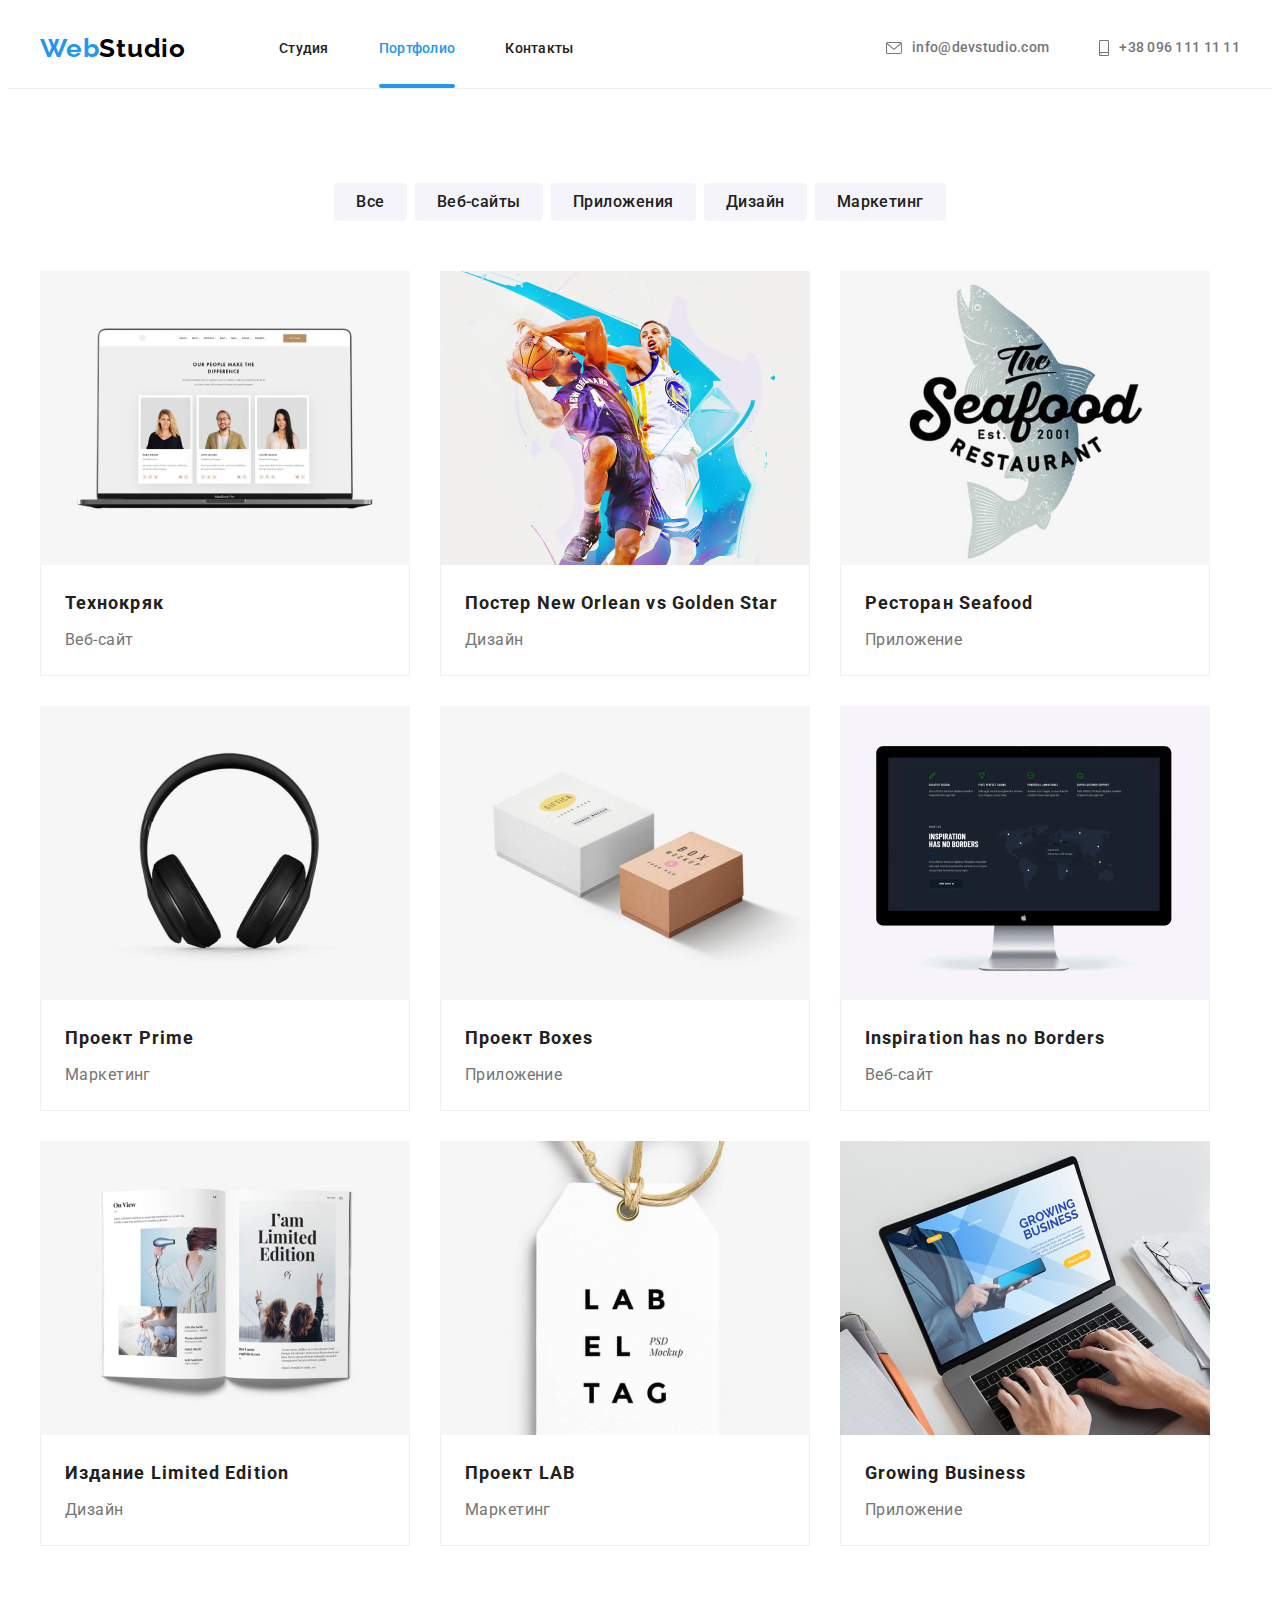
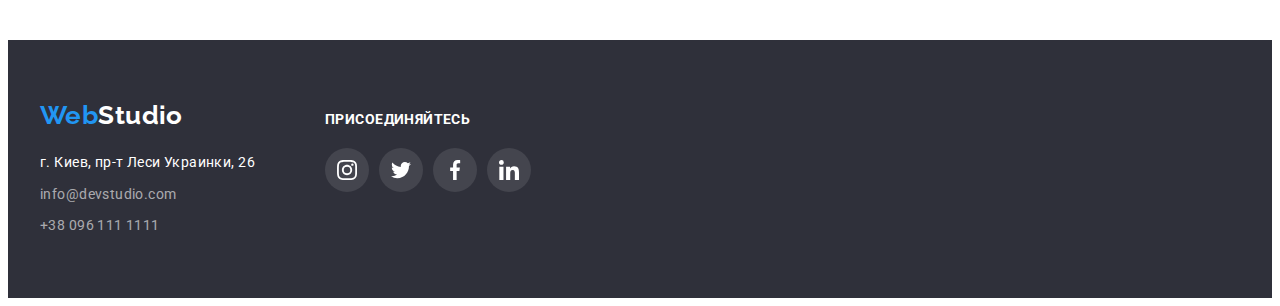
<file: portfolio.html>
<!DOCTYPE html>
<html lang="ru">

<head>
    <meta charset="UTF-8">
    <meta http-equiv="X-UA-Compatible" content="IE=edge">
    <meta name="viewport" content="width=device-width, initial-scale=1.0">
    <title>Document</title>
    <link rel="preconnect" href="https://fonts.googleapis.com">
    <link rel="preconnect" href="https://fonts.gstatic.com" crossorigin>
    <link
        href="https://fonts.googleapis.com/css2?family=Raleway:wght@700&family=Roboto:wght@400;500;700;900&display=swap"
        rel="stylesheet">
    <link rel="stylesheet" href="https://cdnjs.cloudflare.com/ajax/libs/modern-normalize/1.1.0/modern-normalize.min.css"
        integrity="sha512-wpPYUAdjBVSE4KJnH1VR1HeZfpl1ub8YT/NKx4PuQ5NmX2tKuGu6U/JRp5y+Y8XG2tV+wKQpNHVUX03MfMFn9Q=="
        crossorigin="anonymous" referrerpolicy="no-referrer" />
    <link rel="stylesheet" href="./css/styles.css">
</head>

<body>
    <header class="header">
        <div class="conteiner">
            <nav class="header-nav">
                <a class="header-logo link" href="./index.html"><span class="logo-cl">Web</span>Studio</a>
                <ul class="header-list list">
                    <li class="header-item"><a class="header-link link" href="./index.html">Студия</a></li>
                    <li class="header-item"><a class="header-link link accent" href="./portfolio.html">Портфолио</a>
                    </li>
                    <li class="header-item"><a class="header-link link" href="#address">Контакты</a></li>
                </ul>


                <ul class="header-list-contact list">
                    <li class="header-item"><a class="header-link-contact link" href="mailto:info@devstudio.com">
                            <svg class="header-icons" width="16" height="12">
                                <use href="./images/icons/sprite.svg#icon-mail"></use>
                            </svg>info@devstudio.com</a></li>
                    <li class="header-item"><a class="header-link-contact link" href="tel:+380961111111">
                            <svg class="header-icons" width="10" height="16">
                                <use href="./images/icons/sprite.svg#icon-smartphone"></use>
                            </svg>+38 096 111 11 11</a>
                    </li>
                </ul>
            </nav>
        </div>
    </header>
    <main>
        <!--услуги-->
        <section class="potrtfolio section">
            <div class="conteiner">
                <h1 class="visually-hidden">спиcок услуг</h1>
                <ul class="servise-list list">
                    <li class="servise-item"><button class="servise-bt" type="button">Все</button></li>
                    <li class="servise-item"><button class="servise-bt" type="button">Веб-сайты</button></li>
                    <li class="servise-item"><button class="servise-bt" type="button">Приложения</button></li>
                    <li class="servise-item"><button class="servise-bt" type="button">Дизайн</button></li>
                    <li class="servise-item"><button class="servise-bt" type="button">Маркетинг</button></li>
                </ul>

                <!--проекты-->
                <ul class="projects-list list">
                    <li class="projects-item">
                        <a class="projects-link link" href="#">
                            <img src="./images/project/project1.jpg" alt="Технокряк" width="370" height="294">
                            <div class="project-box">
                                <h2 class="projects-title">Технокряк</h2>
                                <p class="projects-text">Веб-сайт</p>
                            </div>
                        </a>

                    </li>
                    <li class="projects-item">
                        <a class="projects-link link" href="#"><img src="./images/project/project2.jpg"
                                alt="Постер New Orlean vs Golden Star" width="370" height="294">
                            <div class="project-box">
                                <h2 class="projects-title">Постер New Orlean vs Golden Star</h2>
                                <p class="projects-text">Дизайн</p>
                            </div>
                        </a>

                    </li>
                    <li class="projects-item">
                        <a class="projects-link link" href="#">
                            <img src="./images/project/project3.jpg" alt="Ресторан Seafood" width="370" height="294">
                            <div class="project-box">
                                <h2 class="projects-title">Ресторан Seafood</h2>
                                <p class="projects-text">Приложение</p>
                            </div>
                        </a>
                    </li>
                    <li class="projects-item">

                        <a class="projects-link link" href="#">
                            <img src="./images/project/project4.jpg" alt="Проект Prime" width="370" height="294">
                            <div class="project-box">
                                <h2 class="projects-title" lang="en">Проект Prime</h2>
                                <p class="projects-text">Маркетинг</p>
                            </div>
                        </a>
                    </li>
                    <li class="projects-item">

                        <a class="projects-link link" href="#">
                            <img src="./images/project/project5.jpg" alt="Проект Boxes" width="370" height="294">
                            <div class="project-box">
                                <h2 class="projects-title">Проект Boxes</h2>
                                <p class="projects-text">Приложение</p>
                            </div>
                        </a>
                    </li>
                    <li class="projects-item">

                        <a class="projects-link link" href="#">
                            <img src="./images/project/project6.jpg" alt="Inspiration has no Borders" width="370"
                                height="294">
                            <div class="project-box">
                                <h2 class="projects-title" lang="en">Inspiration has no Borders</h2>
                                <p class="projects-text">Веб-сайт</p>
                            </div>
                        </a>
                    </li>
                    <li class="projects-item">

                        <a class="projects-link link" href="#">
                            <img src="./images/project/project7.jpg" alt="Издание Limited Edition" width="370"
                                height="294">
                            <div class="project-box">
                                <h2 class="projects-title">Издание Limited Edition</h2>
                                <p class="projects-text">Дизайн</p>
                            </div>
                        </a>
                    </li>
                    <li class="projects-item">
                        <a class="projects-link link" href="#">
                            <img src="./images/project/project8.jpg" alt="Проект LAB" width="370" height="294">
                            <div class="project-box">
                                <h2 class="projects-title">Проект LAB</h2>
                                <p class="projects-text">Маркетинг</p>
                            </div>
                        </a>
                    </li>
                    <li class="projects-item">
                        <a class="projects-link link" href="">
                            <img src="./images/project/project9.jpg" alt="Growing Business" width="370" height="294">
                            <div class="project-box">
                                <h2 class="projects-title" lang="en">Growing Business</h2>
                                <p class="projects-text">Приложение</p>
                            </div>
                        </a>
                    </li>
                </ul>
            </div>
        </section>
    </main>
    <footer class="footer">
        <div class="footer-box conteiner">
            <div class="footer-box-adress">
                <a class="footer-logo link" href="./index.html"><span class="logo-cl">Web</span>Studio</a>
                <address class="footer-address">
                    <ul class="footer-list list">
                        <li class="footer-item">
                            <a class="footer-link link" href="https://bit.ly/3pXMvUd" target="_blank"
                                rel="noopener noreferrer">г. Киев, пр-т Леси Украинки, 26</a>
                        </li>
                        <li class="footer-item"><a class="footer-link-contact link"
                                href="mailto:info@devstudio.com">info@devstudio.com</a>
                        </li>
                        <li class="footer-item">
                            <a class="footer-link-contact link" href="tel:+380961111111">+38 096 111
                                1111</a>
                        </li>
                    </ul>
                </address>
            </div>
            <div class="footer-box-social">
                <p class="footer-text">присоединяйтесь</p>
                <ul class="footer-social-list list">
                    <li class="footer-item-social"><a class="footer-social-link link" href="#" aria-label="twitter">
                            <svg class="footer-social-icons" width="20px" height="20px">
                                <use href="./images/icons/sprite.svg#icon-instagram"></use>
                            </svg>
                        </a></li>
                    <li class="footer-item-social"><a class="footer-social-link link" href="#" aria-label="twitter">
                            <svg class="footer-social-icons" width="20px" height="20px">
                                <use href="./images/icons/sprite.svg#icon-twitter"></use>
                            </svg>
                        </a></li>
                    <li class="footer-item-social"><a class="footer-social-link link" href="#" aria-label="twitter">
                            <svg class="footer-social-icons" width="20px" height="20px">
                                <use href="./images/icons/sprite.svg#icon-facebook"></use>
                            </svg>
                        </a></li>
                    <li class="footer-item-social"><a class="footer-social-link link" href="#" aria-label="twitter">
                            <svg class="footer-social-icons" width="20px" height="20px">
                                <use href="./images/icons/sprite.svg#icon-linkedin"></use>
                            </svg>
                        </a></li>
                </ul>
            </div>
        </div>
    </footer>
</body>

</html>
</file>
<file: css/styles.css>
:root {
    --font-roboto: 'Roboto', sans-serif;
    --text-black-cl: #212121;
    --text-white-cl: #FFFFFF;
    --bt-nav-cl: #2196F3;
    --paragraf-color: #757575;
    --background-cl-body: #FFFFFF;
    --logo-cl: #2196F3;
    --logo-secondary-cl: #000000;
    --hero-background-cl: #2F303A;
    --bt-cl: #2196F3;
    --bt-cl-secondary: #188CE8;
    --team-background-cl: #F5F4FA;
    --footer-link-cl: rgba(255, 255, 255, 0.6);
    --border-line: #EEEEEE;
    --header-line: #ECECEC;
    --social-cl: #AFB1B8;

}

body {
    font-family: 'Roboto', sans-serif;
    color: var(--text-black-cl);
    background-color: var(--background-cl-body);
    font-size: 14px;
    letter-spacing: 0.03em;
}

.list {
    list-style: none;
    padding: 0px;
    margin: 0px;
}

.link {
    text-decoration: none;
}

.visually-hidden {
    position: absolute;
    width: 1px;
    height: 1px;
    margin: -1px;
    border: 0;
    padding: 0;

    white-space: nowrap;
    clip-path: inset(100%);
    clip: rect(0 0 0 0);
    overflow: hidden;
}

address {
    font-style: normal;
}

.conteiner {
    width: 1200px;
    margin: 0 auto;
    padding: 0 15px;
}

.section {
    padding-top: 94px;
    padding-bottom: 94px;
}

h1,
h2,
h3,
h4,
h5,
h6,
p {
    padding: 0px;
    margin: 0px;
}

img {
    display: block;
    max-width: 100%;
    height: auto;
}



/*
============================
        nav
============================
 */
.header-link:hover,
.header-link:focus,
.header-icons:hover,
.header-icons:focus,
.header-link-contact:hover,
.header-link-contact:focus,
.footer-link-contact:hover,
.footer-link-contact:focus,
.footer-link:hover,
.footer-link:focus {
    color: var(--bt-nav-cl);

}

/*
============================
        Header
============================
 */
.header {
    border-bottom: 1px solid var(--header-line);
}

.header-nav {
    display: flex;
    align-items: center;
}

.header-logo {
    font-family: 'Raleway';
    font-weight: 700;
    font-size: 26px;
    line-height: 1.19;
    letter-spacing: 0.03em;
    color: var(--logo-secondary-cl);

    padding-top: 24px;
    padding-bottom: 24px;
}

.logo-cl {
    color: var(--logo-cl)
}

.header-list {
    display: flex;
    margin-left: 93px;

}

.header-list-contact {
    display: flex;
    margin-left: auto;
}

.header-item {
    margin-right: 50px;
}

.header-item:last-child {
    margin-right: 0;
}

.header-item-contact {
    margin-right: 30px;
}

.header-item-contact:last-child {
    margin-right: 0;
}

.header-link {
    position: relative;
}

.header-link.accent::after {
    position: absolute;
    content: '';
    display: block;
    width: 100%;
    height: 4px;
    border-radius: 2px;
    background-color: var(--bt-nav-cl);
    bottom: 0px;
}

.header-link,
.header-link-contact {
    font-weight: 500;
    line-height: 1.14;
    letter-spacing: 0.02em;
    color: var(--black-cl);
    padding-top: 32px;
    padding-bottom: 32px;
}

.header-link-contact {
    display: flex;
    justify-content: center;
    align-items: center;
    color: var(--paragraf-color);
    fill: currentColor;
}

.header-icons {
    margin-right: 10px;
}

.accent {
    color: var(--bt-nav-cl);
}

/*
============================
Модульное окно
============================
 */
.backdrop {
    position: fixed;
    top: 0;
    left: 0;
    width: 100%;
    height: 100%;
    background-color: rgba(0, 0, 0, 0.2);
    ;

}

.modal-wrapper {
    position: absolute;
    top: 50%;
    left: 50%;
    transform: translate(-50%, -50%);
    width: 528px;
    height: 581px;
    background-color: var(--background-cl-body);
    box-shadow: 0px 1px 3px rgba(0, 0, 0, 0.12), 0px 1px 1px rgba(0, 0, 0, 0.14), 0px 2px 1px rgba(0, 0, 0, 0.2);
    border-radius: 4px;
}

.modal-btn {
    position: absolute;
    top: 10px;
    right: 10px;
    border-radius: 50%;
    border: 1px solid rgba(0, 0, 0, 0.1);
}

/*
============================
        Герой
============================
 */
.hero {
    background-image: linear-gradient(to right, rgba(47, 48, 58, 0.4), rgba(47, 48, 58, 0.4)), url(../images/backgroundheader/img.jpg);
    background-repeat: no-repeat;
    background-color: var(--hero-background-cl);
    background-size: cover;
    max-width: 1600px;
    height: 600px;
    padding-top: 200px;
    padding-bottom: 200px;
    margin-left: auto;
    margin-right: auto;
}

.hero-title {
    font-weight: 900;
    font-size: 44px;
    line-height: 1.36;
    text-align: center;
    letter-spacing: 0.06em;
    text-transform: uppercase;
    color: var(--text-white-cl);

    width: 696px;
    margin-bottom: 30px;
    margin-left: auto;
    margin-right: auto;
}

.hero-bt {
    background-color: var(--bt-cl);
    cursor: pointer;
    font-family: inherit;
    font-weight: 700;
    font-size: 16px;
    line-height: 1.87;
    display: flex;
    align-items: center;
    text-align: center;
    letter-spacing: 0.06em;
    box-shadow: 0px 4px 4px rgba(0, 0, 0, 0.15);
    border-radius: 4px;
    color: var(--text-white-cl);

    border: none;
    padding-left: 32px;
    padding-top: 10px;
    padding-bottom: 10px;
    padding-right: 32px;
    margin-left: auto;
    margin-right: auto;
}

.hero-bt:hover,
.hero-bt:focus {
    background: var(--bt-cl-secondary);
}

/*
============================
        особености
============================
 */
.peculiarities-name {
    font-size: 14px;
    font-weight: 700;
    line-height: 1.14;
    text-transform: uppercase;
    color: var(--text-black-cl);
}

.peculiarities-list {
    display: flex;
}

.peculiarities-item {
    margin-left: 30px;
    width: 270px;
}




.peculiarities-icons {
    display: flex;
    background-color: var(--team-background-cl);
    justify-content: center;
    align-content: center;
    border-radius: 4px;
    width: 100%;
    height: 120px;
    padding: 25px 102px;
    margin-bottom: 30px;
}

.peculiarities-name {
    flex-direction: row;
    margin-bottom: 10px;
}

.peculiarities-text {
    flex-direction: row;
}

.peculiarities-item:first-child {
    margin-left: 0px;
}

.peculiarities-text {
    line-height: 1.71;
    color: var(--paragraf-color);
}

/*
============================
        публикация работ
============================
 */
.work {
    padding-top: 0;
}

.work-title,
.team-title {
    font-weight: 700;
    font-size: 36px;
    line-height: 1.16;
    text-align: center;
    color: var(--text-black-cl);
}

.work-title {
    margin-bottom: 50px;
}

.work-list {
    display: flex;
}





.work-images {
    position: relative;
    margin-left: 30px;
}

.work-images:first-child {
    margin-left: 0px;
}

.work-images::before {}

.work-text {
    font-style: normal;
    font-weight: 700;
    line-height: 1.14;
    text-align: center;
    text-transform: uppercase;
    padding: 27px 82px 27px 83px;
    color: var(--background-cl-body);
    background-color: rgba(47, 48, 58, 0.8);

    content: '';
    position: absolute;
    display: block;
    bottom: 0%;
    width: 100%;

}



/* .work-text {
    content: '';
    position: absolute;
    display: block;
    justify-content: center;
    align-items: center;
    bottom: 0%;
    width: 100%;

} */

/*
============================
            Команда
 =========================== */
.team {
    background-color: var(--team-background-cl);
}

.team-title {
    margin-bottom: 50px;
}

.team-list {
    display: flex;
}

.team-item {
    background-color: var(--background-cl-body);
    box-shadow: 0px 1px 3px rgba(0, 0, 0, 0.12), 0px 1px 1px rgba(0, 0, 0, 0.14), 0px 2px 1px rgba(0, 0, 0, 0.2);
    border-radius: 0px 0px 4px 4px;
    margin-left: 30px;

}

.team-item:first-child {
    margin-left: 0px;
}

.team-box {
    padding-top: 30px;
    padding-bottom: 30px;
}

.team-name {
    font-weight: 500;
    font-size: 16px;
    line-height: 1.18;
    text-align: center;
    color: var(--text-black-cl);

    margin-bottom: 10px;
}

.team-text {
    font-size: 16px;
    line-height: 1.18;
    text-align: center;
    color: var(--paragraf-color);
    margin-bottom: 16px;
}

.social-list {
    display: flex;
    justify-content: center;
}

.social-item {
    margin-right: 10px;
}

.social-item:last-child {
    margin-right: 0;

}

.team-social-link {
    display: block;
    display: flex;
    justify-content: center;
    align-items: center;
    border-radius: 50%;
    width: 44px;
    height: 44px;

}

.team-social-link:hover,
.team-social-link:focus {
    background: var(--bt-nav-cl);
}

.team-social-link:hover .social-icons,
.team-social-link:focus .social-icons {
    fill: var(--background-cl-body);
}

.social-icons {
    display: flex;
    fill: var(--social-cl);
}

/*
============================
            Клиенты
 ===========================
*/

.client-title {
    font-weight: 700;
    font-size: 36px;
    line-height: 1.16;
    text-align: center;
    color: var(--text-black-cl);

    margin-bottom: 50px;
}

.client-list {
    display: flex;
    justify-content: center;
}

.client-item {
    margin-right: 30px;
}

.client-item:last-child {
    margin-right: 0;
}

.clients-link {
    display: flex;
    align-items: center;
    justify-content: center;
    width: 170px;
    height: 92px;
    border: 1px solid #AFB1B8;
    border-radius: 4px;
    fill: var(--social-cl);

}

.clients-link:hover,
.clients-link:focus {
    fill: var(--bt-nav-cl);
    border-color: var(--bt-cl);
}

/*
=====================================
                footer
=====================================
*/
.footer {
    background-color: var(--hero-background-cl);
    padding-top: 60px;
    padding-bottom: 60px;
}

.footer-box {
    display: flex;
    align-items: baseline;
}



.footer-logo {
    font-family: 'Raleway';
    font-weight: 700;
    font-size: 26px;
    line-height: 1.19;
    color: var(--background-cl-body);

    display: block;
    margin-bottom: 20px;
}

.logo-cl {
    color: var(--logo-cl);
}

.footer-box-adress {
    margin-right: 70px;
}

.footer-item {
    margin-bottom: 8px;
}

.footer-item:last-child {
    margin-bottom: 0px;
}

.footer-link {
    font-style: normal;
    font-weight: 400;
    line-height: 1.71;
    color: var(--background-cl-body);
}

.footer-link-contact {
    font-style: normal;
    font-weight: 400;
    line-height: 1.71;
    color: var(--footer-link-cl);
}

/*
============================
 footer social
 ===========================
 */

.footer-text {
    font-weight: 700;
    line-height: 1.14;
    text-transform: uppercase;
    color: var(--background-cl-body);
    margin-bottom: 20px;
}

.footer-social-list {
    display: flex;
}

.footer-item-social {
    display: flex;
    margin-right: 10px;
}

.footer-item-social:last-child {
    margin-right: 0;
}

.footer-social-link {
    display: block;
    display: flex;
    justify-content: center;
    align-items: center;
    border-radius: 50%;
    background: rgba(255, 255, 255, 0.1);
    width: 44px;
    height: 44px;
    fill: var(--background-cl-body);
}

.footer-social-link:hover,
.footer-social-link:focus {
    background-color: var(--bt-cl);
}

/*
============================
        Портфолио
 ===========================
 */
.servise-list {
    display: flex;
    justify-content: center;
    margin-bottom: 50px;
}

.servise-item {
    margin-left: 8px;
}

.servise-item:first-child {
    margin-left: 0px;
}

.servise-bt {
    font-family: inherit;
    font-weight: 500;
    font-size: 16px;
    line-height: 1.62;
    text-align: center;
    letter-spacing: 0.03em;
    background: var(--team-background-cl);
    color: var(--text-black-cl);
    cursor: pointer;

    padding-top: 6px;
    padding-bottom: 6px;
    padding-left: 22px;
    padding-right: 22px;
    border-radius: 4px;
    border: none;
}

.servise-bt:hover,
.servise-bt:focus {
    box-shadow: 0px 3px 1px rgba(0, 0, 0, 0.1),
        0px 1px 2px rgba(0, 0, 0, 0.08),
        0px 2px 2px rgba(0, 0, 0, 0.12);
    color: var(--background-cl-body);
    background: var(--bt-cl);
}

/*
============================
        проекты
 ===========================
 */
.projects-list {
    display: flex;
    flex-wrap: wrap;
}

.projects-item {
    margin-right: 30px;
    margin-bottom: 30px;
}

.projects-link {
    display: block;
}

.projects-link:hover,
.projects-link:focus {
    box-shadow: 0px 1px 1px rgba(0, 0, 0, 0.12), 0px 4px 4px rgba(0, 0, 0, 0.06), 1px 4px 6px rgba(0, 0, 0, 0.16);
}

.projects-item:nth-child(3n+3) {
    margin-right: 0px;
}

.projects-item:nth-last-child(-n+3) {
    margin-bottom: 0;
}

.project-box {
    padding-top: 20px;
    padding-left: 24px;
    padding-bottom: 20px;
    padding-right: 24px;

    border: 1px solid var(--border-line);
    border-top: none;

}

.projects-title {
    font-weight: 700;
    font-size: 18px;
    line-height: 2;
    letter-spacing: 0.06em;
    color: var(--text-black-cl);
    padding-left: 0px;

    margin-bottom: 4px;
}

.projects-text {
    font-style: normal;
    font-size: 16px;
    line-height: 1.87;
    color: var(--paragraf-color);
}
</file>
